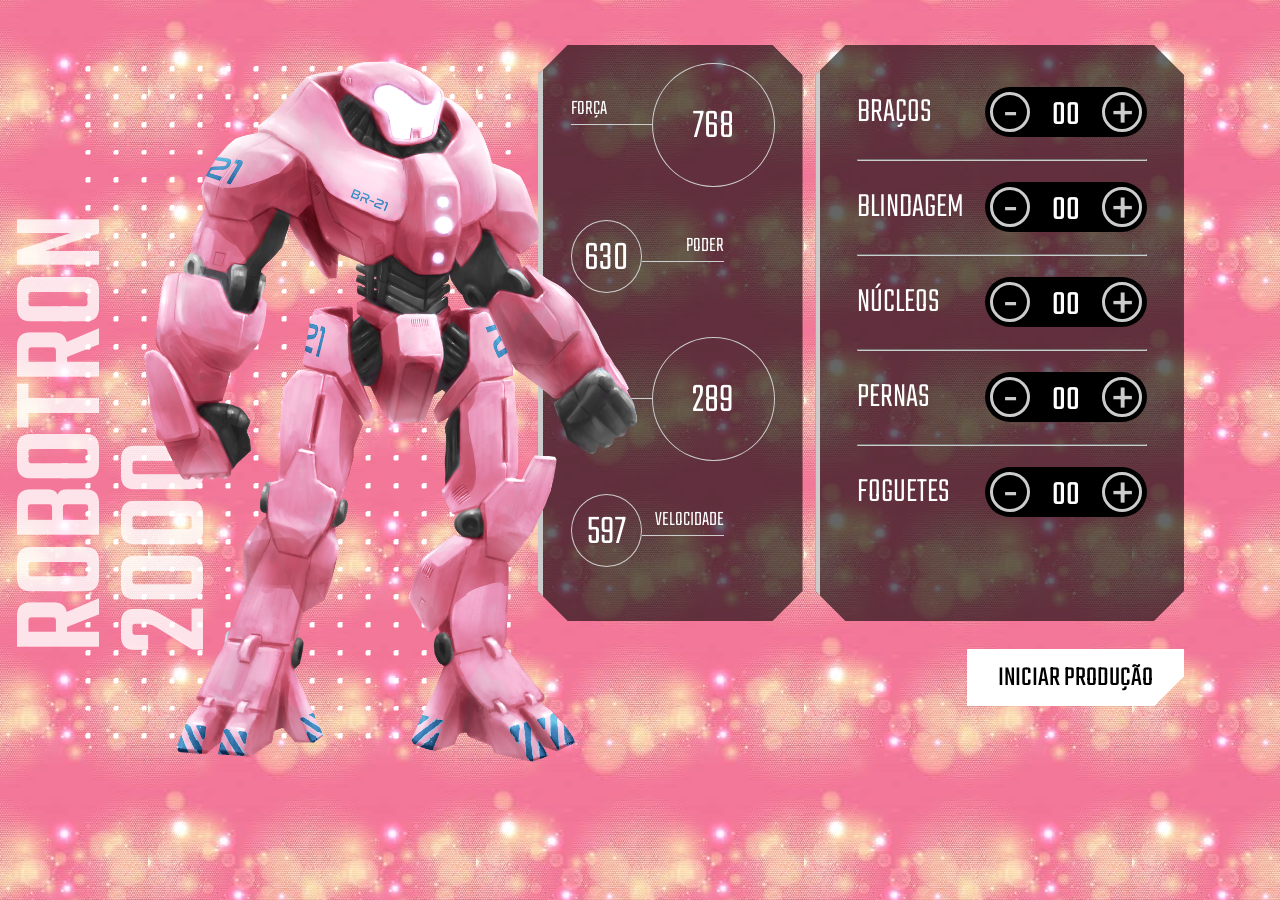
<file: index.html>
<!DOCTYPE html>
<html lang="en">
<head>
    <meta charset="UTF-8">
    <meta http-equiv="X-UA-Compatible" content="IE=edge">
    <meta name="viewport" content="width=device-width, initial-scale=1.0">
    <link rel="shortcut icon" type="image/jpg" href="img/favicon.ico"/>
    <title>Robotron 2000</title>

    <link rel="stylesheet" href="css/style.css">
    <link rel="preconnect" href="https://fonts.googleapis.com">
    <link rel="preconnect" href="https://fonts.gstatic.com" crossorigin>
    <link href="https://fonts.googleapis.com/css2?family=Teko:wght@300;500&display=swap" rel="stylesheet"> 
</head>
<body>
    <main>
        <section class="robotron">
            <img class="robo" src="img/robotron.png" alt="Robotron" id="robotron">
            <figcaption class="titulo">ROBOTRON <br>2000</figcaption>
        </section>

        <section class="box estatisticas">
            <div class="estatistica">
                <p class="estatistica-titulo">Força</p>
                <div class="estatistica-valor">
                    <p class="estatistica-numero">768</p>
                </div>
            </div>
            <div class="estatistica">
                <p class="estatistica-titulo">Poder</p>
                <div class="estatistica-valor">
                    <p class="estatistica-numero">630</p>
                </div>
            </div>
            <div class="estatistica">
                <p class="estatistica-titulo">Energia</p>
                <div class="estatistica-valor">
                    <p class="estatistica-numero">289</p>
                </div>
            </div>
            <div class="estatistica">
                <p class="estatistica-titulo">Velocidade</p>
                <div class="estatistica-valor">
                    <p class="estatistica-numero">597</p>
                </div>
            </div>
        </section>

        <section class="equipamentos">
            <form action="" class="montador">
                <div class="box montador-conteudo">
                    <div class="peca">
                        <label for="" class="peca-titulo">Braços</label>
                        <div class="controle">
                            <buttom class="controle-ajuste" id="subtrair">-</buttom>
                            <input type="text" class="controle-contador" value="00" id="braco">
                            <buttom class="controle-ajuste" id="somar">+</buttom>
                        </div>
                    </div>
                    <hr class="linha">
                    <div class="peca">
                        <label for="" class="peca-titulo">Blindagem</label>
                        <div class="controle">
                            <buttom class="controle-ajuste">-</buttom>
                            <input type="text" class="controle-contador" value="00">
                            <buttom class="controle-ajuste">+</buttom>
                        </div>
                    </div>
                    <hr class="linha">
                    <div class="peca">
                        <label for="" class="peca-titulo">Núcleos</label>
                        <div class="controle">
                            <buttom class="controle-ajuste">-</buttom>
                            <input type="text" class="controle-contador" value="00">
                            <buttom class="controle-ajuste">+</buttom>
                        </div>
                    </div>
                    <hr class="linha">
                    <div class="peca">
                        <label for="" class="peca-titulo">Pernas</label>
                        <div class="controle">
                            <buttom class="controle-ajuste">-</buttom>
                            <input type="text" class="controle-contador" value="00">
                            <buttom class="controle-ajuste">+</buttom>
                        </div>
                    </div>
                    <hr class="linha">
                    <div class="peca">
                        <label for="" class="peca-titulo">Foguetes</label>
                        <div class="controle">
                            <buttom class="controle-ajuste">-</buttom>
                            <input type="text" class="controle-contador" value="00">
                            <buttom class="controle-ajuste">+</buttom>
                        </div>
                    </div>
                </div>
                <input type="submit" value="Iniciar produção" class="producao" id="producao">
            </form>
        </section>
    </main>
    <script src="./js/main.js"></script>
</body>
</html>
</file>
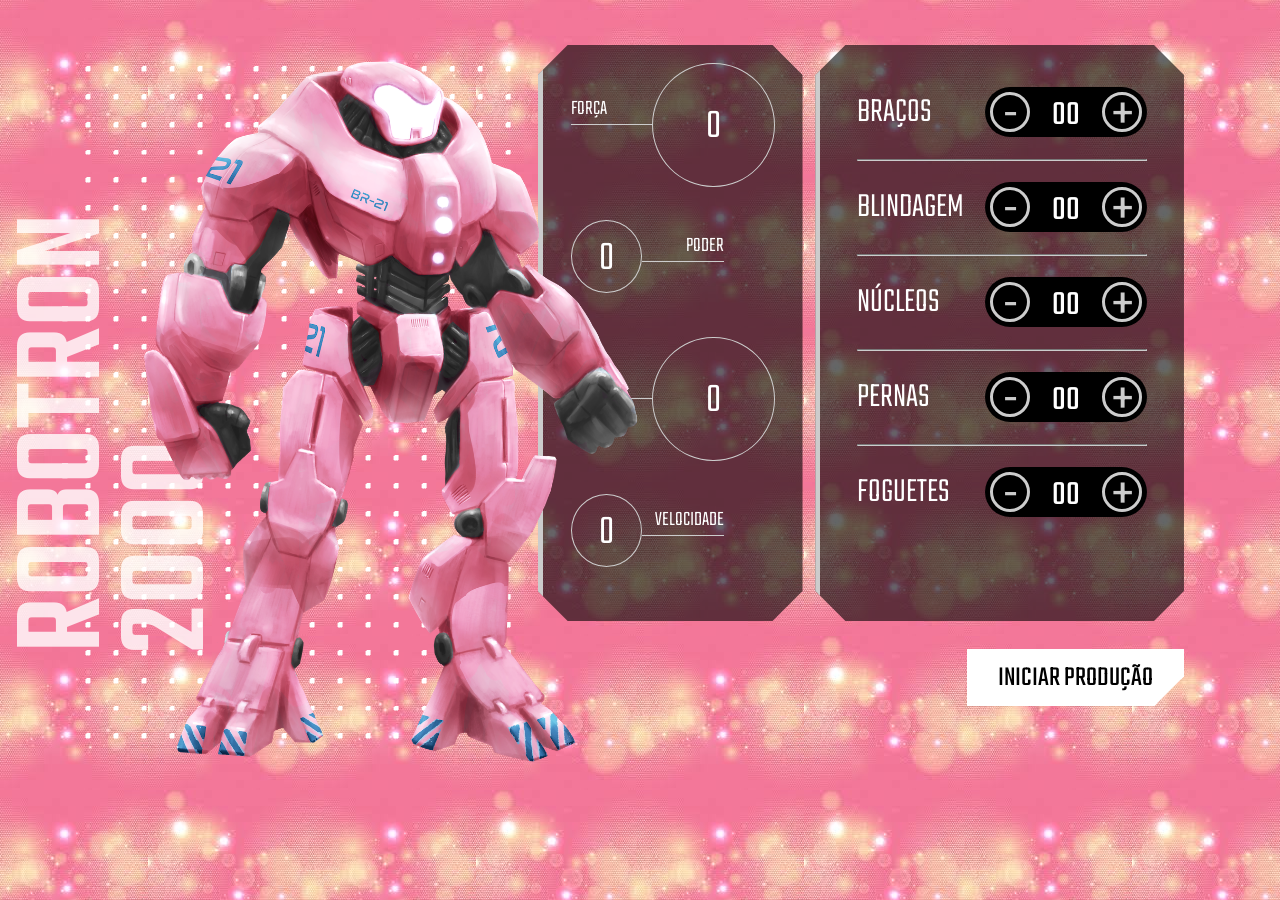
<file: data_attribute.html>
<!DOCTYPE html>
<html lang="en">
<head>
    <meta charset="UTF-8">
    <meta http-equiv="X-UA-Compatible" content="IE=edge">
    <meta name="viewport" content="width=device-width, initial-scale=1.0">
    <link rel="shortcut icon" type="image/jpg" href="img/favicon.ico"/>
    <title>Robotron 2000</title>

    <link rel="stylesheet" href="css/style.css">
    <link rel="preconnect" href="https://fonts.googleapis.com">
    <link rel="preconnect" href="https://fonts.gstatic.com" crossorigin>
    <link href="https://fonts.googleapis.com/css2?family=Teko:wght@300;500&display=swap" rel="stylesheet"> 
</head>
<body>
    <main>
        <section class="robotron">
            <img class="robo" src="img/robotron.png" alt="Robotron" id="robotron">
            <figcaption class="titulo">ROBOTRON <br>2000</figcaption>
        </section>

        <section class="box estatisticas">
            <div class="estatistica">
                <p class="estatistica-titulo">Força</p>
                <div class="estatistica-valor">
                    <p class="estatistica-numero" data-estatistica="forca">0</p>
                </div>
            </div>
            <div class="estatistica">
                <p class="estatistica-titulo">Poder</p>
                <div class="estatistica-valor">
                    <p class="estatistica-numero" data-estatistica="poder">0</p>
                </div>
            </div>
            <div class="estatistica">
                <p class="estatistica-titulo">Energia</p>
                <div class="estatistica-valor">
                    <p class="estatistica-numero" data-estatistica="energia">0</p>
                </div>
            </div>
            <div class="estatistica">
                <p class="estatistica-titulo">Velocidade</p>
                <div class="estatistica-valor">
                    <p class="estatistica-numero" data-estatistica="velocidade">0</p>
                </div>
            </div>
        </section>

        <section class="equipamentos">
            <form action="" class="montador">
                <div class="box montador-conteudo">
                    <div class="peca">
                        <label for="" class="peca-titulo">Braços</label>
                        <div class="controle">
                            <buttom class="controle-ajuste" data-controle="-" data-peca="bracos">-</buttom>
                            <input type="text" class="controle-contador" value="00" data-contador>
                            <buttom class="controle-ajuste" id="somar" data-controle="+" data-peca="bracos">+</buttom>
                        </div>
                    </div>
                    <hr class="linha">
                    <div class="peca">
                        <label for="" class="peca-titulo">Blindagem</label>
                        <div class="controle">
                            <buttom class="controle-ajuste" data-controle="-" data-peca="blindagem">-</buttom>
                            <input type="text" class="controle-contador" value="00" data-contador>
                            <buttom class="controle-ajuste" data-controle="+" data-peca="blindagem">+</buttom>
                        </div>
                    </div>
                    <hr class="linha">
                    <div class="peca">
                        <label for="" class="peca-titulo">Núcleos</label>
                        <div class="controle">
                            <buttom class="controle-ajuste" data-controle="-" data-peca="nucleos">-</buttom>
                            <input type="text" class="controle-contador" value="00" data-contador>
                            <buttom class="controle-ajuste" data-controle="+" data-peca="nucleos">+</buttom>
                        </div>
                    </div>
                    <hr class="linha">
                    <div class="peca">
                        <label for="" class="peca-titulo">Pernas</label>
                        <div class="controle">
                            <buttom class="controle-ajuste" data-controle="-" data-peca="pernas">-</buttom>
                            <input type="text" class="controle-contador" value="00" data-contador>
                            <buttom class="controle-ajuste" data-controle="+" data-peca="pernas">+</buttom>
                        </div>
                    </div>
                    <hr class="linha">
                    <div class="peca">
                        <label for="" class="peca-titulo">Foguetes</label>
                        <div class="controle">
                            <buttom class="controle-ajuste" data-controle="-" data-peca="foguetes">-</buttom>
                            <input type="text" class="controle-contador" value="00" data-contador>
                            <buttom class="controle-ajuste" data-controle="+" data-peca="foguetes">+</buttom>
                        </div>
                    </div>
                </div>
                <input type="submit" value="Iniciar produção" class="producao" id="producao">
            </form>
        </section>
    </main>
    <script src="./js/data_atributo.js"></script>
</body>
</html>
</file>
<file: css/style.css>
:root {
    --main-cinza: #CCCCCC;
    --main-branco: #FFFFFF;
    --main-preto: #000000;
}

* {
    box-sizing: border-box;
}

body {
    background: url(../img/fundo.jpg);
    background-position: center center;
    background-size: cover cover;
    padding: 0;
    margin: 0;
    font-weight: 300;
}

body, input {
    font-family: 'Teko', sans-serif;
}

main {
    width: 80vw;
    height: 80vh;
    margin: 10vh 8vw 10vh 12vw;
    display: flex;
    gap: 1vw;
}

.robotron {
    background: url(../img/estrutura.png) no-repeat;
    background-position: center center;
    margin: 0;
    flex-basis: 40%;
    position: relative;
}

.robo {
    height: 110%;
    z-index: 1;
    position: absolute;
    left: -20%;
    top: -5%;
    background-repeat: no-repeat;
}

.titulo {
    transform: rotate(180deg);
    font-weight: 500;
    font-size: 130px;
    position: absolute;
    bottom: 7rem;
    left: -3rem;
    line-height: 0.8;
    writing-mode: vertical-rl;
    text-orientation: mixed;
    color: rgba(255,255,255,0.8)
}

.box {
    background: rgba(0,0,0,0.6);
    clip-path: polygon(calc(100% - 30px) 0, 100% 30px, 100% calc(100% - 30px), calc(100% - 30px) 100%, 30px 100%, 0 calc(100% - 30px), 0 30px, 30px 0);
    border-left: 5px solid var(--main-cinza);
    height: 80%;
}

/****************************** Equipamentos *****/

.equipamentos {
    flex-basis: 32%;
}

.montador {
    height: 100%;;
}

.montador-conteudo {
    padding: 2em 10%;
}

.peca {
    padding: 1em 0;
}

.peca-titulo {
    color: var(--main-branco);
    text-transform: uppercase;
    font-size: 2.5em;
}

.controle {
    background: var(--main-preto);
    border-radius: 25px;
    float: right;
    display: inline-flex;
    padding: 5px;
    align-items: center;
    align-self: flex-end;
}

.controle-contador {
    width: 40px;
    height: 35px;
    background: none;
    border: 0;
    margin: 0 1rem;
    color: var(--main-branco);
    text-align: center;
    font-size: 2.5em;
    display: inline-flex;
    align-items: center;
    padding-top: 8px;
}

.controle-ajuste {
    display: inline-block;
    width: 40px;
    height: 40px;
    line-height: 44px;
    border-radius: 50%;
    color: var(--main-cinza);
    font-size: 4em;
    background: var(--main-preto);
    text-align: center;
    border: 3px solid var(--main-cinza);
    cursor: pointer;
}

.linha {
    border-color: var(--main-cinza);
}

.producao {
    margin-top: 1em;
    font-size: 2em;
    text-transform: uppercase;
    padding: 0.2em 1em;
    float: right;
    border: 3px solid var(--main-branco);
    background: var(--main-branco);
    clip-path: polygon(100% 0, 100% calc(100% - 30px), calc(100% - 30px) 100%, 0 100%, 0 0);
    cursor: pointer;
}

.producao:hover {
    background: var(--main-preto);
    color: var(--main-branco)
}



/****************************** Estatísticas *****/
.estatisticas {
    flex-basis: 23%;
    padding: 2em 2em 0;
}

.estatistica {
    color: var(--main-branco);
    display: flex;
    align-items: flex-start;
    height: 25%;
}

.estatistica-titulo {
    font-size: 1.5em;
    border-bottom: 1px solid var(--main-cinza);
    flex-basis: 40%;
    text-transform: uppercase;
    order: 1
}

.estatistica-valor {
    flex-basis: 60%;
    position: relative;
    margin: 10px 0 0;
    order: 2;
    margin: -10px 0 0;
}

.estatistica-valor::after {
    content: "";
    display: block;
    padding-bottom: 100%;
    border: 1px solid var(--main-cinza);
    border-radius: 50%;
}

.estatistica-numero {
    position: absolute;
    top: 50%;
    transform: translateY(-46%);
    width: 100%;
    line-height: 100%;
    text-align: center;
    font-size: 3em;
    margin: 0;
}

.estatistica:nth-child(2n) .estatistica-titulo {
    order: 2;
    text-align: right;
}

.estatistica:nth-child(2n) .estatistica-valor {
    order: 1;
    flex-basis: 35%;
    margin: 10px 0 0;
}

@media screen and (max-width: 1600px) {
    body { 
        font-size: 14px;
    }
    main {
        width: 90vw;
        height: 80vh;
        margin: 5vh auto;
    }
}

@media screen and (max-width: 1200px) {
    body { 
        font-size: 13px;
    }

    main {
        width: 96vw;
        height: 80vh;
        margin: 10vh auto;
    }
}
</file>
